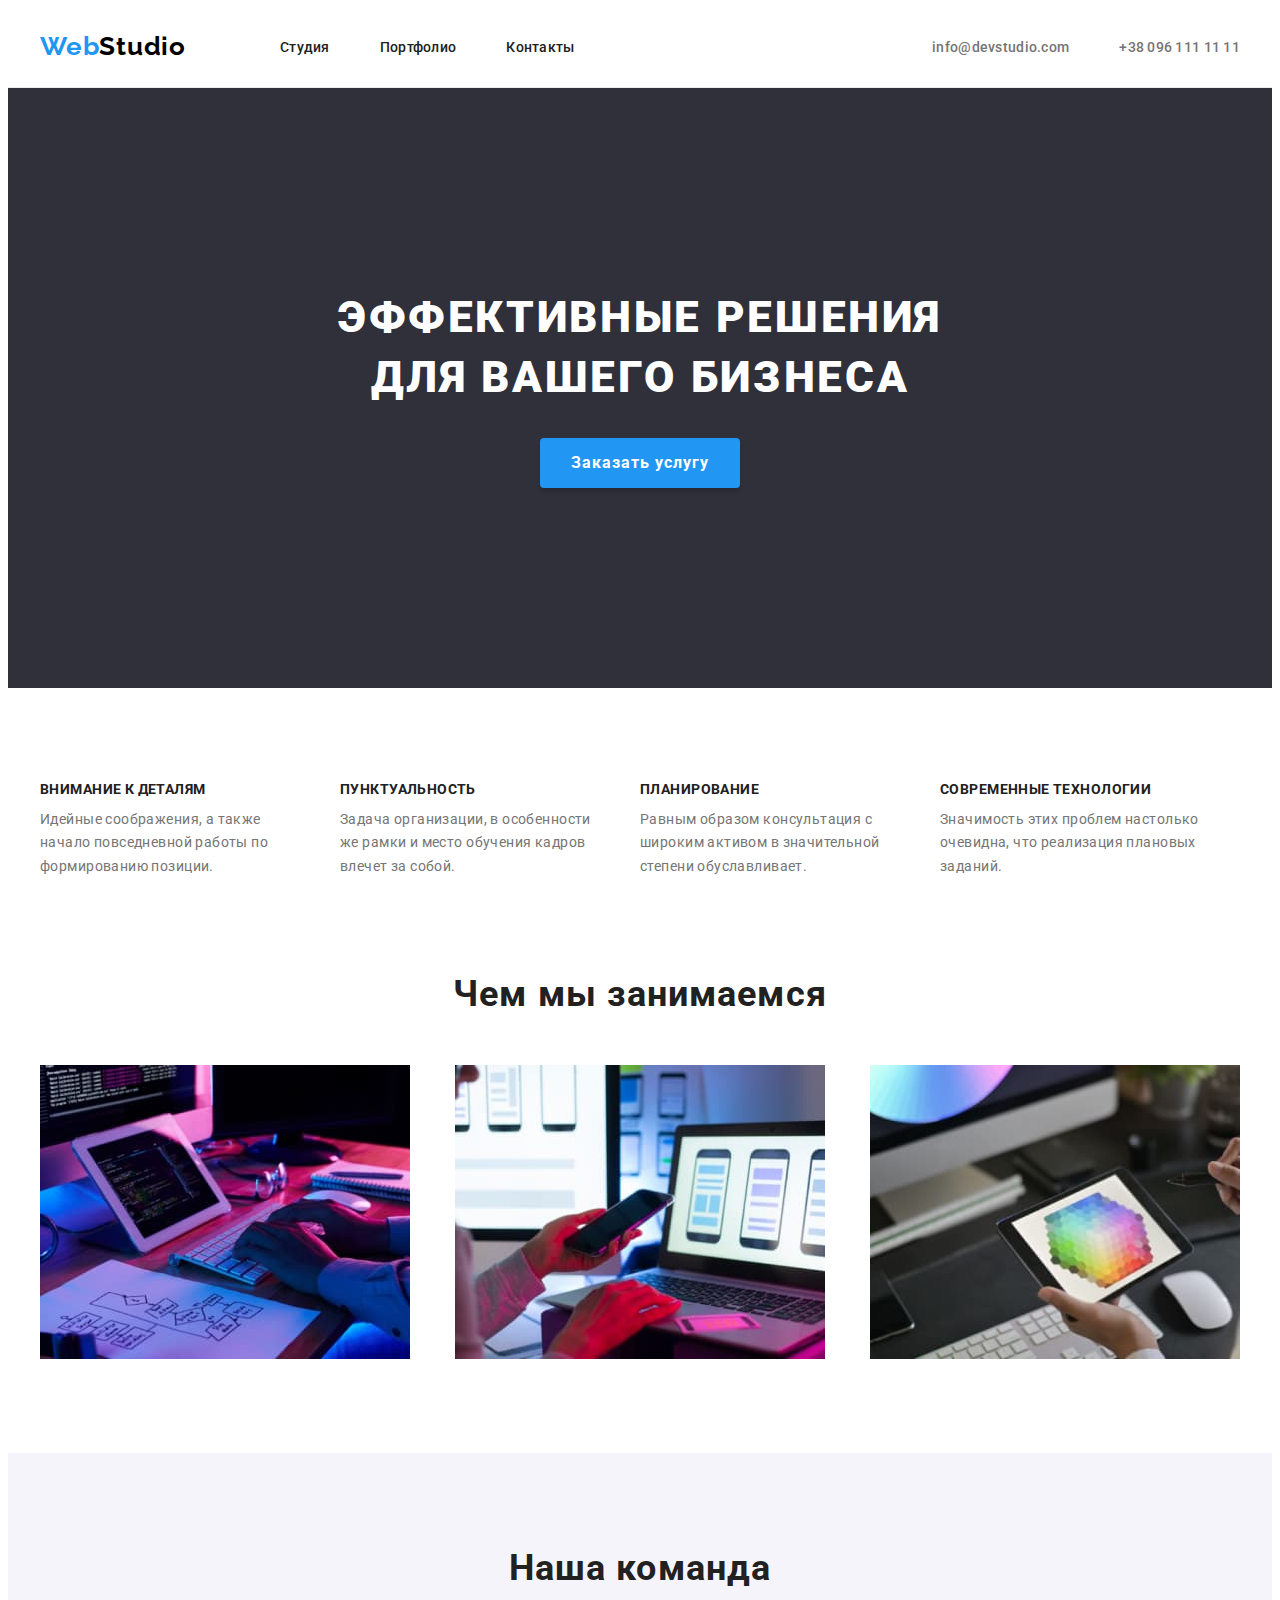
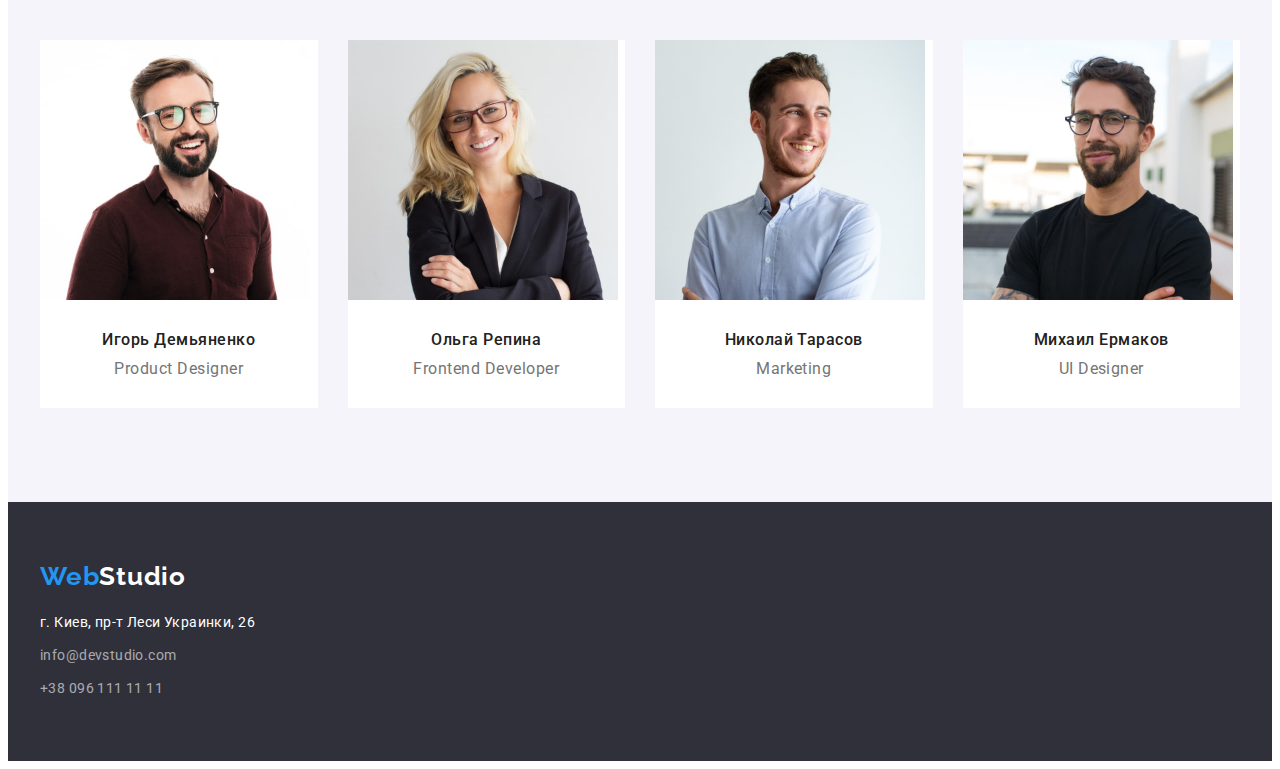
<file: index.html>
<!DOCTYPE html>
<html lang="ru">
<head>
    <meta charset="UTF-8">
    <meta http-equiv="X-UA-Compatible" content="IE=edge">
    <meta name="viewport" content="width=device-width, initial-scale=1.0">
    <link rel="preconnect" href="https://fonts.googleapis.com">
    <link rel="preconnect" href="https://fonts.gstatic.com" crossorigin>
    <link href="https://fonts.googleapis.com/css2?family=Raleway:wght@700&family=Roboto:wght@400;500;700;900&display=swap" rel="stylesheet">
    <link rel="stylesheet" href="https://cdnjs.cloudflare.com/ajax/libs/modern-normalize/1.1.0/modern-normalize.min.css" integrity="sha512-wpPYUAdjBVSE4KJnH1VR1HeZfpl1ub8YT/NKx4PuQ5NmX2tKuGu6U/JRp5y+Y8XG2tV+wKQpNHVUX03MfMFn9Q==" crossorigin="anonymous" referrerpolicy="no-referrer" />
    <link rel="stylesheet" href="./css/styles.css">
    <title>WebStudio</title>
</head>
<body>
    <header class="header">
        <div class="container">
            <a href="./index.html" class="logo"> <span class="accent">Web</span>Studio</a>
            <!-- Навигация -->
            <nav class="nav">
                <ul class="nav-list list">
                    <li class="nav-item"><a class="nav-link" href="./index.html">Студия</a></li>
                    <li class="nav-item"><a class="nav-link" href="./portfolio.html">Портфолио</a></li>
                    <li class="nav-item"><a class="nav-link" href="">Контакты</a></li>
                </ul>
            </nav>
            <!-- Контакты -->
            <ul class="contacts list">
                <li class="contacts-item link"><a class="contacts-link" href="mailto:info@devstudio.com">info@devstudio.com</a></li>
                <li class="contacts-item link"><a class="contacts-link" href="tel:+380961111111">+38 096 111 11 11</a></li>
            </ul>
        </div>
    </header>

    <main class="main">
        <section class="hero">
            <div class="container">
                <h1 class="hero-title">Эффективные решения для вашего бизнеса</h1>
                <button class="hero-button" type="button">Заказать услугу</button>
            </div>
        </section>

        <section class="advantage">
            <div class="container ">            
                <!-- скрытый заголовок -->
                <h2 class="visually-hidden">Наши преимущества</h2>
                <ul class="advantage-list list">
                    <li class="advantage-item">
                        <h3 class="advantage-heading">Внимание к деталям</h3>
                        <p class="advantage-text">Идейные соображения, а также начало повседневной работы по формированию позиции.</p>
                    </li>
                    <li class="advantage-item">
                        <h3 class="advantage-heading">Пунктуальность</h3>
                        <p class="advantage-text">Задача организации, в особенности же рамки и место обучения кадров влечет за собой.</p>
                    </li>
                    <li class="advantage-item">
                        <h3 class="advantage-heading">Планирование</h3>
                        <p class="advantage-text">Равным образом консультация с широким активом в значительной степени обуславливает.</p>
                    </li>
                    <li class="advantage-item">
                        <h3 class="advantage-heading">Современные технологии</h3>
                        <p class="advantage-text">Значимость этих проблем настолько очевидна, что реализация плановых заданий.</p>
                    </li>
                </ul>
            </div>
        </section>
        
        <section class="foto">
            <div class="container">
                <h2 class="foto-title">Чем мы занимаемся</h2>
                <ul class="foto-list list">
                    <li class="foto-item"><img class="foto-image" src="./images/image1.jpg" alt="Работа за макбуком" width="370"></li>
                    <li class="foto-item"><img class="foto-image" src="./images/image2.jpg" alt="Работа за ноутом и смартфоном" width="370"></li>
                    <li class="foto-item"><img class="foto-image" src="./images/image3.jpg" alt="Планшет с палитрой цветов" width="370"></li>
                </ul>
            </div>
        </section>

        <section class="team">
            <div class="container">
                <h2 class="team-title">Наша команда</h2>
                <ul class="team-list list">
                    <li class="team-member">
                        <img class="team-image" src="./images/photo1.jpg" alt="Игорь Демьяненко" width="270">
                        <div class="team-info">
                            <p class="team-name">Игорь Демьяненко</p>
                            <p class="team-position" lang="en">Product Designer</p>
                        </div>
                    </li>
                    <li class="team-member">
                        <img class="team-image" src="./images/photo2.jpg" alt="Ольга Репина" width="270">
                        <div class="team-info">
                            <p class="team-name">Ольга Репина</p>
                            <p class="team-position" lang="en">Frontend Developer</p>
                        </div>
                    </li>
                    <li class="team-member">
                        <img class="team-image" src="./images/photo3.jpg" alt="Николай Тарасов" width="270">
                        <div class="team-info">
                            <p class="team-name">Николай Тарасов</p>
                            <p class="team-position" lang="en">Marketing</p>
                        </div>
                    </li>
                    <li class="team-member">
                        <img class="team-image" src="./images/photo4.jpg" alt="Михаил Ермаков" width="270">
                        <div class="team-info">
                            <p class="team-name">Михаил Ермаков</p>
                            <p class="team-position" lang="en">UI Designer</p>
                        </div>
                    </li>
                </ul>
            </div>
        </section>
    </main>

    <footer class="footer">
        <div class="container">
            <a class="footer-logo" href="./index.html" ><span class="accent">Web</span>Studio</a>
            <address class="address">г. Киев, пр-т Леси Украинки, 26</address>
            <ul class="footer-contacts list">
                <li class="footer-contacts-item"><a class="footer-contacts-link" href="mailto:info@devstudio.com">info@devstudio.com</a></li>
                <li class="footer-contacts-item"><a class="footer-contacts-link" href="tel:+380961111111">+38 096 111 11 11</a></li>
            </ul>
        </div>
    </footer>
</body>
</html>
</file>
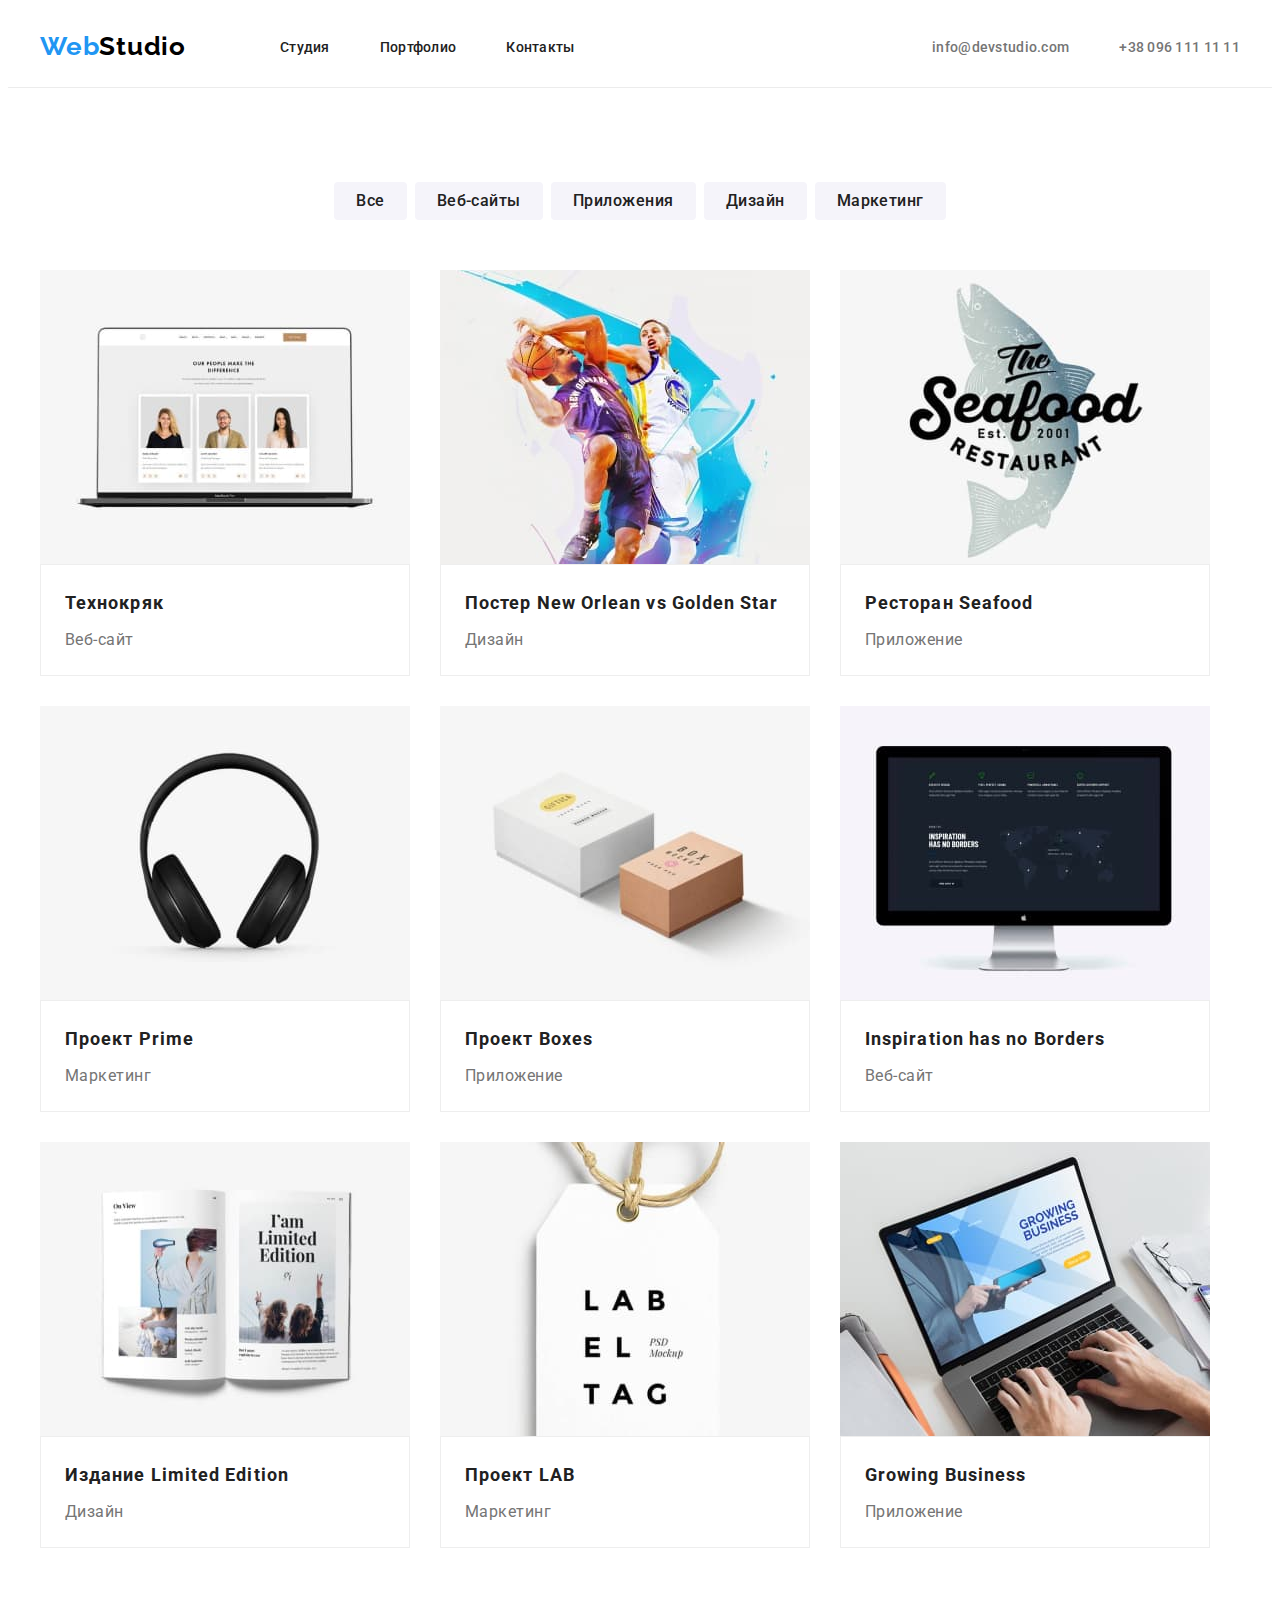
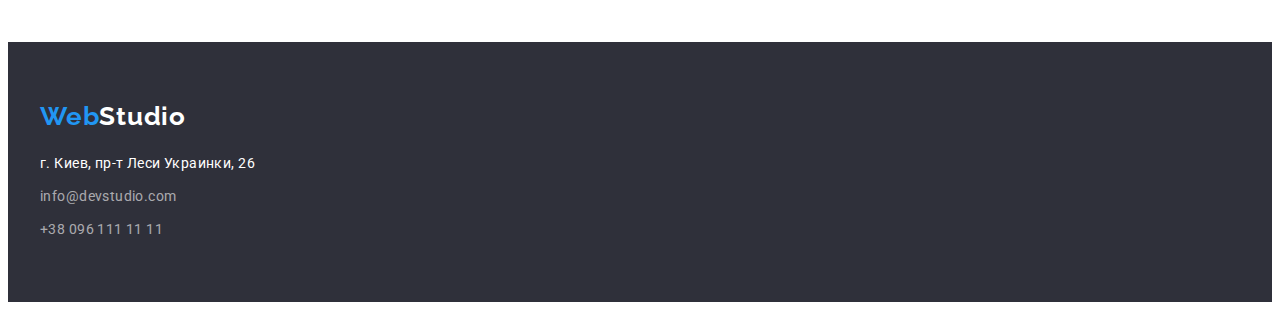
<file: portfolio.html>
<!DOCTYPE html>
<html lang="ru">
<head>
    <meta charset="UTF-8">
    <meta http-equiv="X-UA-Compatible" content="IE=edge">
    <meta name="viewport" content="width=device-width, initial-scale=1.0">
    <link rel="preconnect" href="https://fonts.googleapis.com">
    <link rel="preconnect" href="https://fonts.gstatic.com" crossorigin>
    <link href="https://fonts.googleapis.com/css2?family=Raleway:wght@700&family=Roboto:wght@400;500;700;900&display=swap" rel="stylesheet">
    <link rel="stylesheet" href="https://cdnjs.cloudflare.com/ajax/libs/modern-normalize/1.1.0/modern-normalize.min.css" integrity="sha512-wpPYUAdjBVSE4KJnH1VR1HeZfpl1ub8YT/NKx4PuQ5NmX2tKuGu6U/JRp5y+Y8XG2tV+wKQpNHVUX03MfMFn9Q==" crossorigin="anonymous" referrerpolicy="no-referrer" />
    <link rel="stylesheet" href="./css/styles.css">
    <title>Portfolio</title>
</head>
<body>
    <header class="header">
        <div class="container">
            <a href="./index.html" class="logo"> <span class="accent">Web</span>Studio</a>
            <!-- Навигация -->
            <nav class="nav">
                <ul class="nav-list list">
                    <li class="nav-item"><a class="nav-link" href="./index.html">Студия</a></li>
                    <li class="nav-item"><a class="nav-link" href="./portfolio.html">Портфолио</a></li>
                    <li class="nav-item"><a class="nav-link" href="">Контакты</a></li>
                </ul>
            </nav>
            <!-- Контакты -->
            <ul class="contacts list">
                <li class="contacts-item"><a class="contacts-link" href="mailto:info@devstudio.com">info@devstudio.com</a></li>
                <li class="contacts-item"><a class="contacts-link" href="tel:+380961111111">+38 096 111 11 11</a></li>
            </ul>
        </div>
    </header>

    <main>
        <section class="portfolio">
            <div class="container">
                            <!-- Скрытый заголовок -->
            <h1 class="visually-hidden">Наше портфолио</h1>
            <ul class="button list">
                <li class="button-item"><button class="btn" type="button">Все</button></li>
                <li class="button-item"><button class="btn" type="button">Веб-сайты</button></li>
                <li class="button-item"><button class="btn" type="button">Приложения</button></li>
                <li class="button-item"><button class="btn" type="button">Дизайн</button></li>
                <li class="button-item"><button class="btn" type="button">Маркетинг</button></li>
            </ul>
            <ul class="portfolio-list list">
                <li class="portfolio-item">
                    <img class="portfolio-image" src="./images/portfolio1.jpg" alt="Веб-сайт" width="370">
                    <div class="portfolio-text">                    
                        <p class="portfolio-top-text">Технокряк</p>
                        <p class="portfolio-bottom-text">Веб-сайт</p>
                    </div>
                </li>
                <li class="portfolio-item">
                    <img class="portfolio-image" src="./images/portfolio2.jpg" alt="Постер" width="370">
                    <div class="portfolio-text">
                        <p class="portfolio-top-text">Постер <span lang="en">New Orlean vs Golden Sta</span>r</p>
                        <p class="portfolio-bottom-text">Дизайн</p>
                    </div>
                </li>
                <li class="portfolio-item">
                    <img class="portfolio-image" src="./images/portfolio3.jpg" alt="Лого ресторана" width="370">
                    <div class="portfolio-text">
                        <p class="portfolio-top-text">Ресторан <span lang="en">Seafood</span></p>
                        <p class="portfolio-bottom-text">Приложение</p>
                    </div>
                </li>
                <li class="portfolio-item">
                    <img class="portfolio-image" src="./images/portfolio4.jpg" alt="Наушники" width="370">
                    <div class="portfolio-text">
                        <p class="portfolio-top-text">Проект <span lang="en">Prime</span></p>
                        <p class="portfolio-bottom-text">Маркетинг</p>
                    </div>
                </li>
                <li class="portfolio-item">
                    <img class="portfolio-image" src="./images/portfolio5.jpg" alt="Коробки" width="370">
                    <div class="portfolio-text">
                        <p class="portfolio-top-text">Проект <span lang="en">Boxes</span></p>
                        <p class="portfolio-bottom-text">Приложение</p>
                    </div>
                </li>
                <li class="portfolio-item">
                    <img class="portfolio-image" src="./images/portfolio6.jpg" alt="Монитор" width="370">
                    <div class="portfolio-text">
                        <p class="portfolio-top-text" lang="en">Inspiration has no Borders</p>
                        <p class="portfolio-bottom-text">Веб-сайт</p>
                    </div>
                </li>
                <li class="portfolio-item">
                    <img class="portfolio-image" src="./images/portfolio7.jpg" alt="Разворот издания" width="370">
                    <div class="portfolio-text">
                        <p class="portfolio-top-text">Издание <span lang="en">Limited Edition</span></p>
                        <p class="portfolio-bottom-text">Дизайн</p>
                    </div>
                </li>
                <li class="portfolio-item">
                    <img class="portfolio-image" src="./images/portfolio8.jpg" alt="Проект ЛАБ" width="370">
                    <div class="portfolio-text">
                        <p class="portfolio-top-text">Проект <span lang="en">LAB</span></p>
                        <p class="portfolio-bottom-text">Маркетинг</p>
                    </div>
                </li>
                <li class="portfolio-item">
                    <img class="portfolio-image" src="./images/portfolio9.jpg" alt="Ноутбук" width="370">
                    <div class="portfolio-text">
                        <p class="portfolio-top-text" span lang="en">Growing Business</p>
                        <p class="portfolio-bottom-text">Приложение</p>
                    </div>
                </li>
            </ul>
            </div>
        </section>
    </main>

    <footer class="footer">
        <div class="container">
            <a class="footer-logo" href="./index.html" ><span class="accent">Web</span>Studio</a>
            <address class="address">г. Киев, пр-т Леси Украинки, 26</address>
            <ul class="footer-contacts list">
                <li class="footer-contacts-item"><a class="footer-contacts-link" href="mailto:info@devstudio.com">info@devstudio.com</a></li>
                <li class="footer-contacts-item"><a class="footer-contacts-link" href="tel:+380961111111">+38 096 111 11 11</a></li>
            </ul>
        </div>
    </footer>
</body>
</html>
</file>
<file: css/styles.css>
:root {
    --basic-bgc: #FFFFFF;
    --dark-bgc: #2F303A;
    --second-bgc: #F5F4FA;
    --text-color: #212121;
    --second-text-color: #757575;
    --color-button: #2196F3;
    --color-accent:#2196F3;
}

body {
    font-family: 'Roboto', Tahoma, sans-serif;
    color: var(--text-color);
    background-color: var(--basic-bgc);
}

p, h1, h2, h3, h4, h5,h6 {
    margin: 0;
}

ul, ol {
    padding-left: 0;
    margin: 0;
}

button {
    cursor: pointer;
    border: none; 
    outline: none;
}

img {
    display: block;
}

.visually-hidden {
    position: absolute;
    white-space: nowrap;
    width: 1px;
    height: 1px;
    overflow: hidden;
    border: 0;
    padding: 0;
    clip: rect(0 0 0 0);
    clip-path: inset(50%);
    margin: -1px;
}

.container {
    width: 1200px;
    padding-left: 15px;
    padding-right: 15px;
    margin: 0 auto;
}

/* ------------------------HEADER--------------------------------- */

.header {
    padding-top: 24px;
    padding-bottom: 25px;
    border-bottom: solid 1px #ECECEC ;
}
.header .container {
    display: flex;
    align-items: center;
}

.logo {
    text-decoration: none;
    color: #000000;
    font-family: 'Raleway', Tahoma, sans-serif;
    font-weight: 700;
    font-size: 26px;
    line-height: 1.15;
    letter-spacing: 0.03em;
    margin-right: 94px;
}

.accent {
    color: var(--color-accent);
}

.list  {
    list-style: none;
}

.nav-link:hover, .nav-link:focus, 
.contacts-link:hover, .contacts-link:focus,
.footer-contacts-link:hover, .footer-contacts-link:focus {
    color: var(--color-accent);
}

.nav-link, .contacts-link {
    text-decoration: none;
}

.nav-link {
    color: var(--text-color); 
    font-weight: 500;
    font-size: 14px;
    line-height: 1.14;
    letter-spacing: 0.02em;
}

.nav-list {
    display: flex;
}

.nav-item:not(:last-child) {
    margin-right: 50px;
}

.contacts {
    display: flex;
    margin-right: 0;
    margin-left: auto;
}

.contacts-link {
    color: var(--second-text-color);
    font-weight: 500;
    font-size: 14px;
    line-height: 1.14;
    letter-spacing: 0.02em;
}

.contacts-item:first-child {
    margin-right: 50px;
}

/* ------------------------HERO------------------------------- */

.hero {
    background-color: var(--dark-bgc);
    padding-top: 200px;
    padding-bottom: 200px;
}

.hero-title {
    color: #FFFFFF;
    font-weight: 900;
    font-size: 44px;
    line-height: 1.36;
    text-align: center;
    width: 696px;
    letter-spacing: 0.06em;
    text-transform: uppercase;
    margin-bottom: 30px;
    margin-left: auto;
    margin-right: auto;
}

.hero-button { 
    color: #FFFFFF;
    background-color: var(--color-button);
    font-family: inherit;
    font-style: normal;
    font-weight: 700;
    font-size: 16px;
    line-height: 1.88;
    display: flex;
    align-items: center;
    text-align: center;
    justify-content: center;
    letter-spacing: 0.06em;
    cursor: pointer;
    margin: 0 auto;
    box-shadow: 0px 4px 4px rgba(0, 0, 0, 0.15);
    border-radius: 4px;
    min-width: 200px;
    height: 50px;
} 

/* ------------------------ADVANTAGE------------------------------- */

.advantage {
    padding-top: 94px;
}

.advantage-list {display: flex;}

.advantage-item:not(:last-child) {
    margin-right: 30px;
}

.advantage-item{
    width: 270px;
}

.advantage-heading {
    text-transform: uppercase;
    font-size: 14px;
    line-height: 1.14;
    letter-spacing: 0.03em;
    text-transform: uppercase;
    margin-bottom: 10px;
}

.advantage-text {
    color: var(--second-text-color);
    font-size: 14px;
    line-height: 1.71;
    letter-spacing: 0.03em;
}

/* ------------------------FOTO------------------------------- */

.foto {
    padding-top: 94px;
    padding-bottom: 94px;
}

.foto-title {
    font-size: 36px;
    line-height: 1.17;
    text-align: center;
    letter-spacing: 0.03em;
    margin-bottom: 50px;
}

.foto-list {
    display: flex;
    justify-content: space-between;
}


/* ------------------------TEAM------------------------------- */

.team {
    background-color: var(--second-bgc);
    padding-top: 94px;
    padding-bottom: 94px;
}

.team-list {
    display: flex;
    margin-left: -30px;
    /* justify-content: space-between; */
}

.team-member {
    background-color: var(--basic-bgc);
    flex-basis: calc(100% / 4 - 30px);
    margin-left: 30px;
}

.team-title {
    font-size: 36px;
    line-height: 1.17;
    text-align: center;
    letter-spacing: 0.03em;
    margin-bottom: 50px;
}

.team-info {
    padding-top: 30px;
    padding-bottom: 30px;
}

.team-name {
    font-weight: 500;
    font-size: 16px;
    line-height: 1.19;
    text-align: center;
    letter-spacing: 0.03em;
    margin-bottom: 10px;
}

.team-position {
    color: var(--second-text-color);
    font-size: 16px;
    line-height: 1.19;
    text-align: center;
    letter-spacing: 0.03em;
}

/* ------------------------FOOTER------------------------------- */

.footer-logo {
    text-decoration: none;
    color: #FFFFFF;
    font-family: 'Raleway', Tahoma, sans-serif;
    font-weight: 700;
    font-size: 26px;
    line-height: 1.15;
    letter-spacing: 0.03em;
}

.footer {
    background-color: var(--dark-bgc);
    padding-top: 60px;
    padding-bottom: 60px;
}

.address {
    color: #FFFFFF;
    font-style: normal;
    font-weight: 400;
    font-size: 14px;
    line-height: 1.7;
    letter-spacing: 0.03em;
    margin-top: 20px;
}
    
.footer-contacts-link {
    color: rgba(255, 255, 255, 0.6);
    text-decoration: none;
    font-weight: 400;
    font-size: 14px;
    line-height: 1.71;
    letter-spacing: 0.03em;
}

.footer-contacts-item {
    margin-top: 9px;
}


/* ------------------------PORTFOLIO------------------------------- */


.portfolio {
    padding-top: 94px;
    padding-bottom: 94px;
}

.button-item:not(:last-child) {
    margin-right: 8px;
}

.button {
    display: flex;
    justify-content: center;
    margin-bottom: 50px;
}

.btn {
    color: var(--text-color);
    background-color: var(--second-bgc);
    font-family: inherit;
    font-style: normal;
    font-weight: 500;
    font-size: 16px;
    line-height: 1.62;
    text-align: center;
    letter-spacing: 0.03em;
    cursor: pointer;
    border-radius: 4px;
    padding: 6px 22px;
}

.btn:hover, .btn:focus {
    color: #FFFFFF;
    background-color: var(--color-button);
}

.portfolio-list{
    display: flex;
    flex-wrap: wrap;
    margin-left: -30px;
    margin-bottom: -30px;
}

.portfolio-item {
    flex-basis: calc(100% / n -30px);
    margin-left: 30px;
    margin-bottom: 30px;
}

.portfolio-text{
    border: 1px solid #EEEEEE;
    padding: 20px 24px;
}

.portfolio-top-text {
    font-weight: 700;
    font-size: 18px;
    line-height: 2;
    letter-spacing: 0.06em;
    margin-bottom: 4px;
}

.portfolio-bottom-text {
    color: var(--second-text-color);
    font-size: 16px;
    line-height: 1.88;
    letter-spacing: 0.03em;
}
</file>
